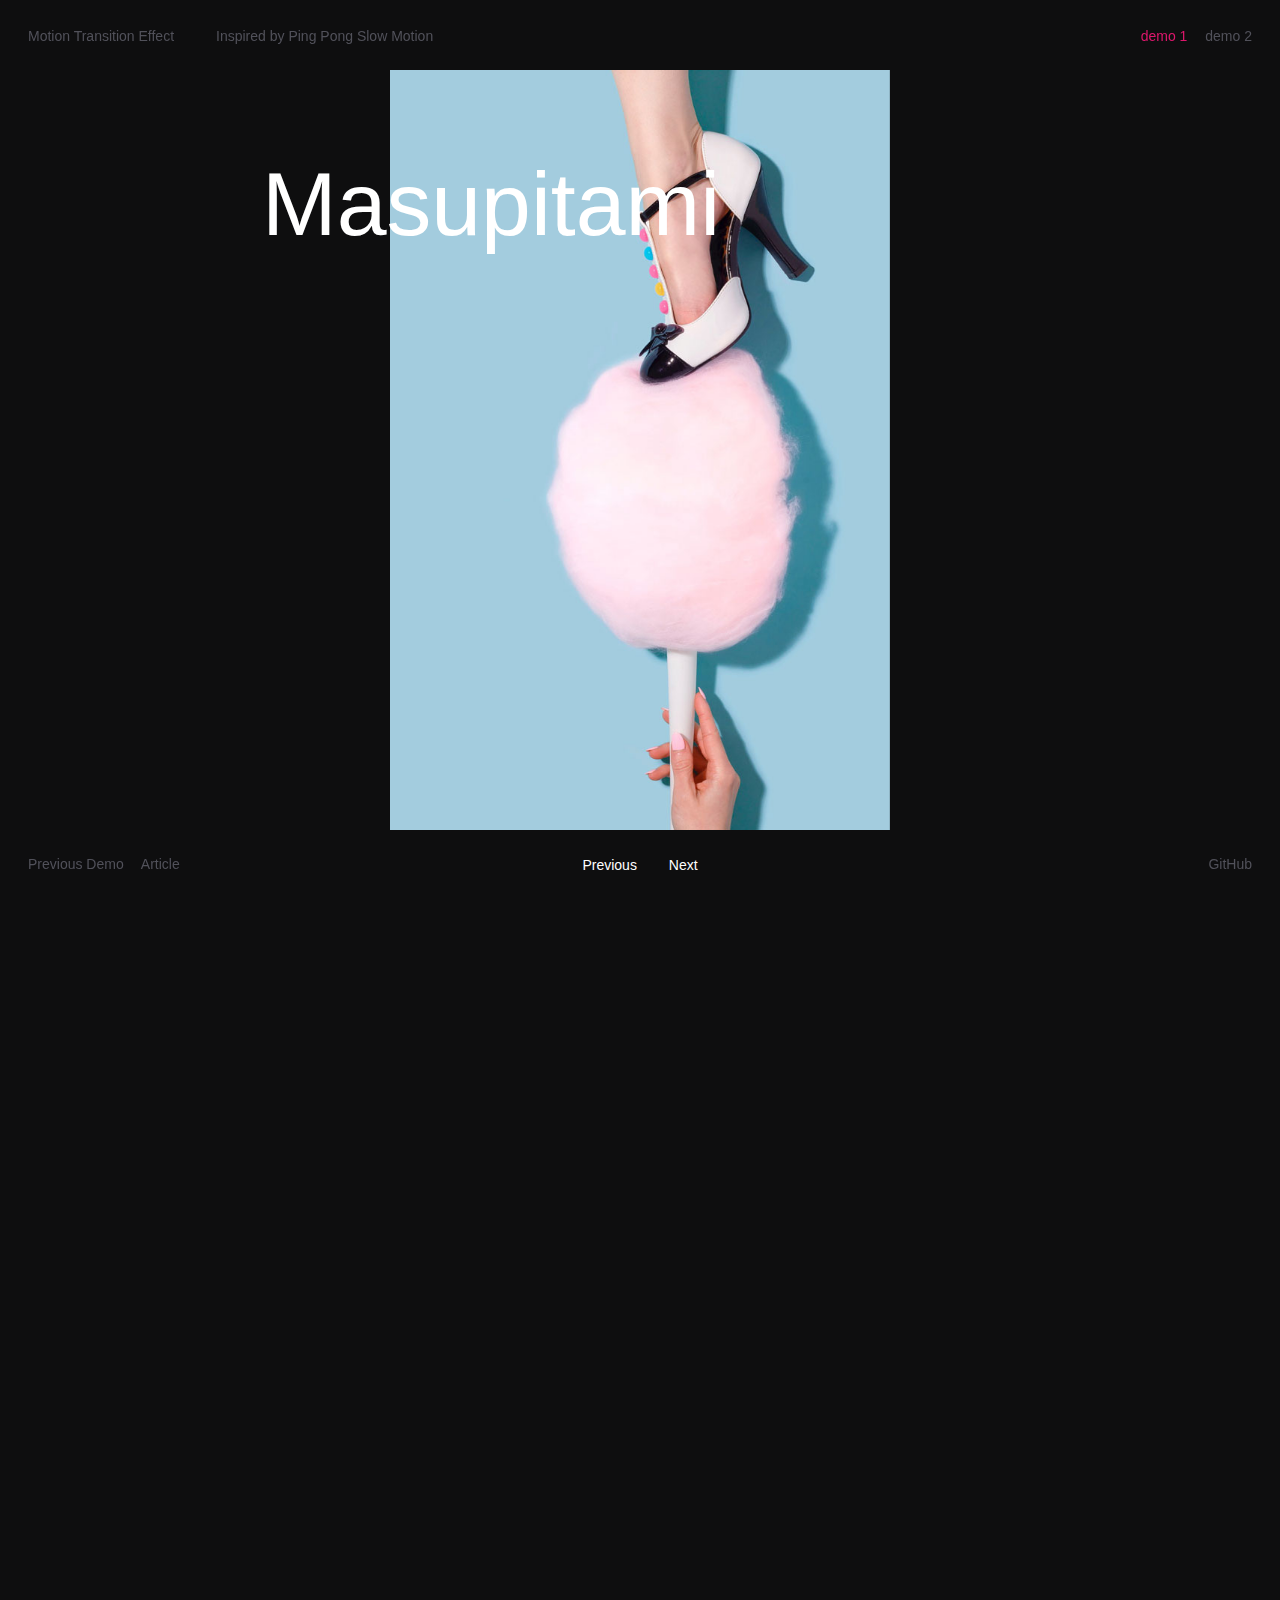
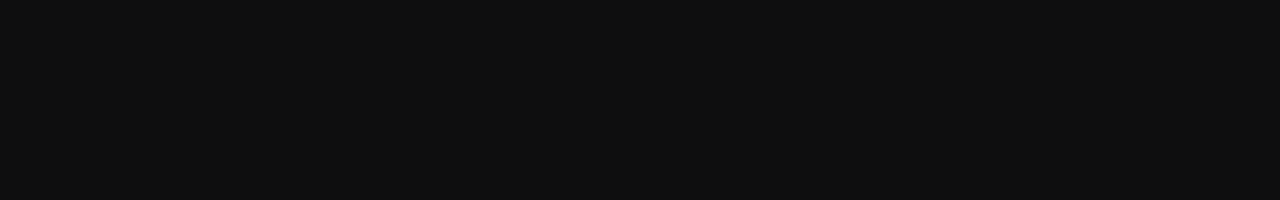
<file: index.html>
<!DOCTYPE html>
<html lang="en" class="no-js">
	<head>
		<meta charset="UTF-8" />
		<meta name="viewport" content="width=device-width, initial-scale=1">
		<title>Motion Transition Effect | Demo 1 | Codrops</title>
		<meta name="description" content="A speedy motion transition effect for an image slideshow." />
		<meta name="keywords" content="transition, effect, motion, css, javascript, web development, demo" />
		<meta name="author" content="Codrops" />
		<link rel="shortcut icon" href="favicon.ico">
		<link rel="stylesheet" type="text/css" href="css/base.css" />
		<script>document.documentElement.className="js";var supportsCssVars=function(){var e,t=document.createElement("style");return t.innerHTML="root: { --tmp-var: bold; }",document.head.appendChild(t),e=!!(window.CSS&&window.CSS.supports&&window.CSS.supports("font-weight","var(--tmp-var)")),t.parentNode.removeChild(t),e};supportsCssVars()||alert("Please view this demo in a modern browser that supports CSS Variables.");</script>
	</head>
	<body class="loading demo-1">
		<main>
			<div class="frame">
				<div class="frame__title-wrap">
					<h1 class="frame__title">Motion Transition Effect</h1>
					<p class="frame__tagline">Inspired by <a href="https://dribbble.com/shots/4272534-Ping-Pong-Slow-Motion">Ping Pong Slow Motion</a></p>
				</div>
				<div class="frame__links">
					<a href="https://tympanus.net/Tutorials/InteractiveRepulsionEffect/">Previous Demo</a>
					<a href="https://tympanus.net/codrops/?p=36812">Article</a>
				</div>
				<a class="frame__github" href="https://github.com/codrops/MotionTransitionEffect/">GitHub</a>
				<div class="frame__demos">
					<a href="index.html" class="frame__demo frame__demo--current">demo 1</a>
					<a href="index2.html" class="frame__demo">demo 2</a>
				</div>
			</div>
			<div class="deco deco--bg"></div>
			<div class="deco deco--shape deco--shape-hor deco--shape-1"></div>
			<div class="deco deco--shape deco--shape-hor deco--shape-2"></div>
			<div class="slideshow">
				<div class="slide">
					<div class="slide__image" style="background-image:url(img/1.jpg)"></div>
					<h2 class="slide__title">Masupitami</h2>
				</div>
				<div class="slide">
					<div class="slide__image slide__image--hidden" style="background-image:url(img/2.jpg)"></div>
					<h2 class="slide__title slide__title--hidden">Waldorfian</h2>
				</div>
				<div class="slide">
					<div class="slide__image slide__image--hidden" style="background-image:url(img/3.jpg)"></div>
					<h2 class="slide__title slide__title--hidden">Hindsberg</h2>
				</div>
				<div class="slide">
					<div class="slide__image slide__image--hidden" style="background-image:url(img/4.jpg)"></div>
					<h2 class="slide__title slide__title--hidden">Kitschmas</h2>
				</div>
				<div class="slide">
					<div class="slide__image slide__image--hidden" style="background-image:url(img/5.jpg)"></div>
					<h2 class="slide__title slide__title--hidden">Friendlein</h2>
				</div>
				<nav class="nav">
					<button class="nav__button nav__button--previous">Previous</button>
					<button class="nav__button nav__button--next">Next</button>
				</nav>
			</div>
		</main>
		<script src="js/charming.min.js"></script>
		<script src="js/imagesloaded.pkgd.min.js"></script>
		<script src="js/TweenMax.min.js"></script>
		<script src="js/demo.js"></script>
	</body>
</html>
</file>
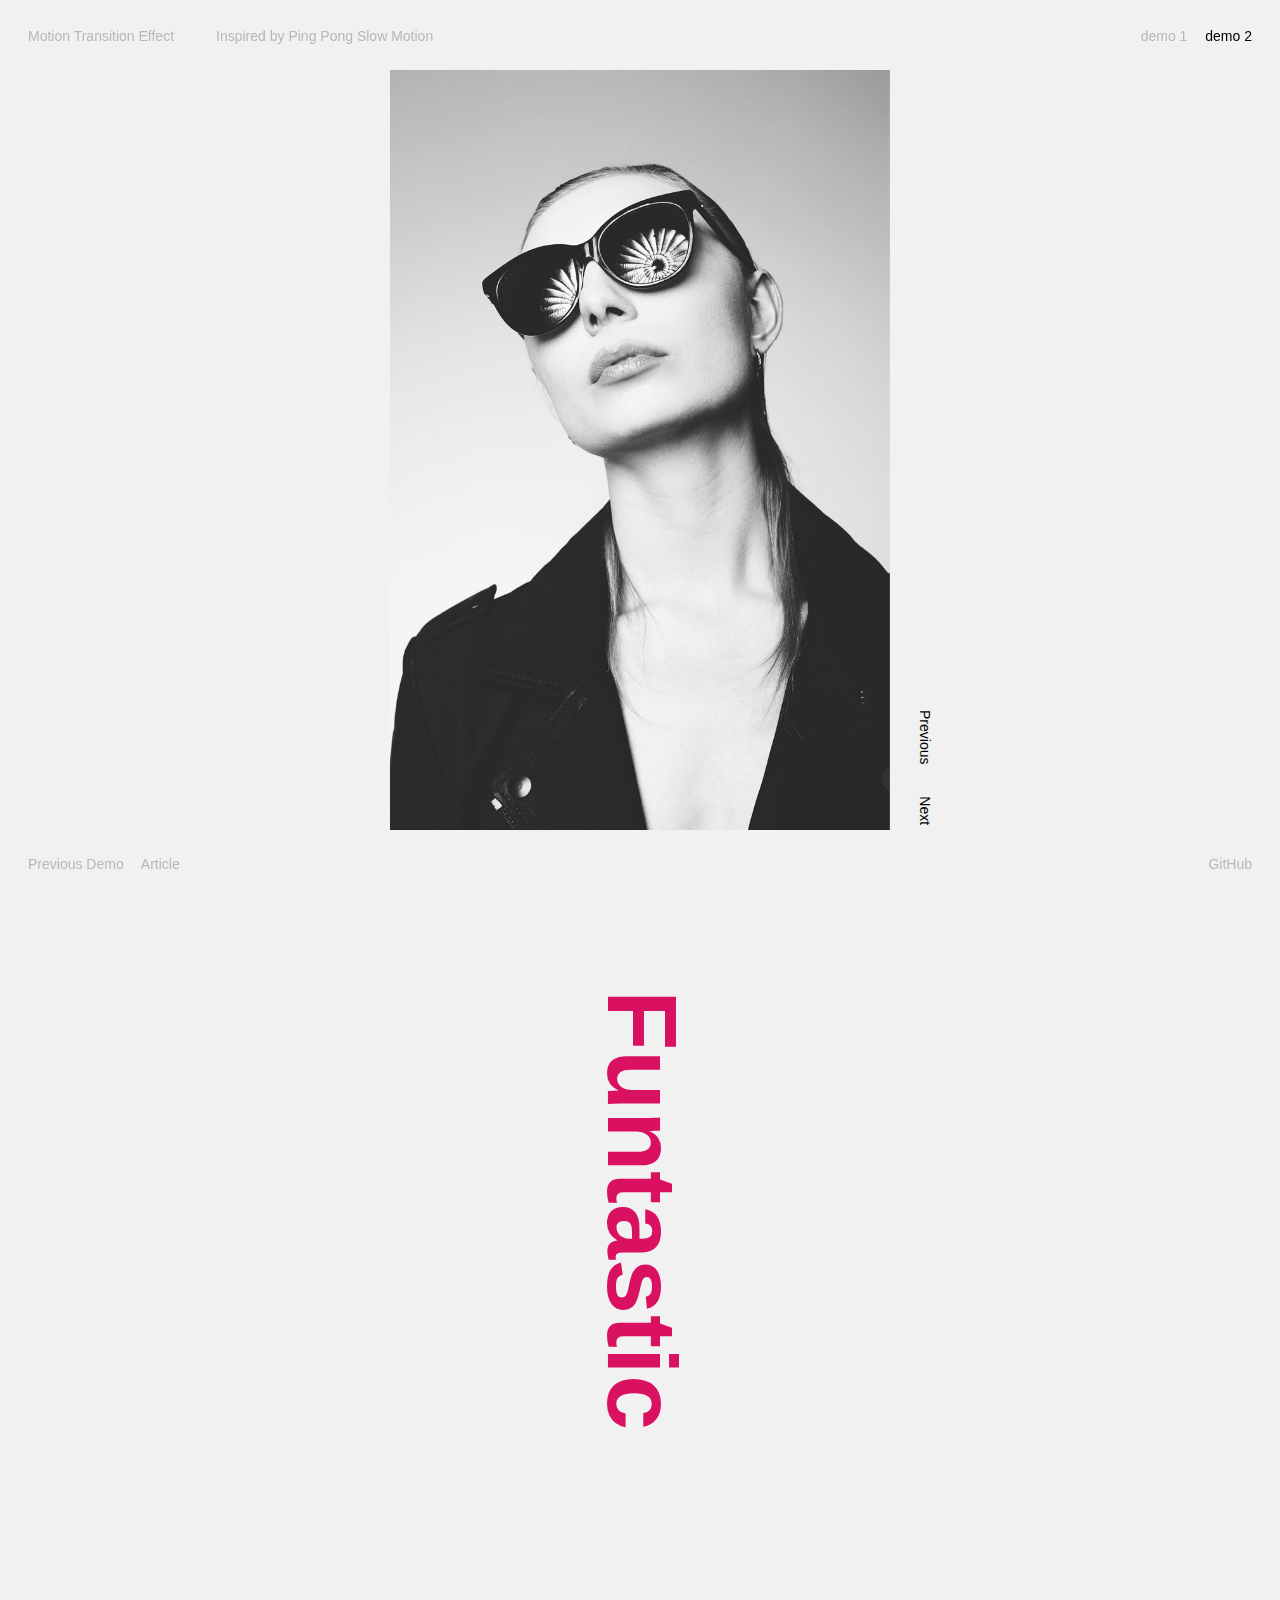
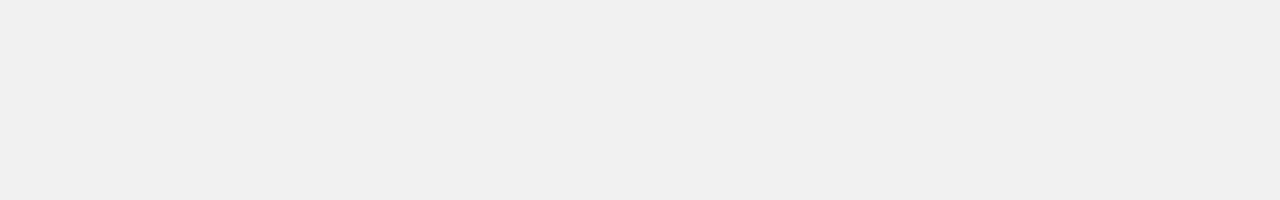
<file: index2.html>
<!DOCTYPE html>
<html lang="en" class="no-js">
	<head>
		<meta charset="UTF-8" />
		<meta name="viewport" content="width=device-width, initial-scale=1">
		<title>Motion Transition Effect | Demo 2 | Codrops</title>
		<meta name="description" content="A speedy motion transition effect for an image slideshow." />
		<meta name="keywords" content="transition, effect, motion, css, javascript, web development, demo" />
		<meta name="author" content="Codrops" />
		<link rel="shortcut icon" href="favicon.ico">
		<link rel="stylesheet" type="text/css" href="css/base.css" />
		<script>document.documentElement.className="js";var supportsCssVars=function(){var e,t=document.createElement("style");return t.innerHTML="root: { --tmp-var: bold; }",document.head.appendChild(t),e=!!(window.CSS&&window.CSS.supports&&window.CSS.supports("font-weight","var(--tmp-var)")),t.parentNode.removeChild(t),e};supportsCssVars()||alert("Please view this demo in a modern browser that supports CSS Variables.");</script>
	</head>
	<body class="loading demo-2">
		<main>
			<div class="frame">
				<div class="frame__title-wrap">
					<h1 class="frame__title">Motion Transition Effect</h1>
					<p class="frame__tagline">Inspired by <a href="https://dribbble.com/shots/4272534-Ping-Pong-Slow-Motion">Ping Pong Slow Motion</a></p>
				</div>
				<div class="frame__links">
					<a href="https://tympanus.net/Tutorials/InteractiveRepulsionEffect/">Previous Demo</a>
					<a href="https://tympanus.net/codrops/?p=36812">Article</a>
				</div>
				<a class="frame__github" href="https://github.com/codrops/MotionTransitionEffect/">GitHub</a>
				<div class="frame__demos">
					<a href="index.html" class="frame__demo">demo 1</a>
					<a href="index2.html" class="frame__demo frame__demo--current">demo 2</a>
				</div>
			</div>
			<div class="deco deco--bg deco--bg-vert"></div>
			<div class="deco deco--shape deco--shape-ver deco--shape-1"></div>
			<div class="deco deco--shape deco--shape-ver deco--shape-2"></div>
			<div class="slideshow">
				<div class="slide">
					<div class="slide__image" style="background-image:url(img/6.jpg)"></div>
					<h2 class="slide__title">Funtastic</h2>
				</div>
				<div class="slide">
					<div class="slide__image slide__image--hidden" style="background-image:url(img/7.jpg)"></div>
					<h2 class="slide__title slide__title--hidden">Peacer</h2>
				</div>
				<div class="slide">
					<div class="slide__image slide__image--hidden" style="background-image:url(img/8.jpg)"></div>
					<h2 class="slide__title slide__title--hidden">Copperlo</h2>
				</div>
				<div class="slide">
					<div class="slide__image slide__image--hidden" style="background-image:url(img/9.jpg)"></div>
					<h2 class="slide__title slide__title--hidden">Moose</h2>
				</div>
				<div class="slide">
					<div class="slide__image slide__image--hidden" style="background-image:url(img/10.jpg)"></div>
					<h2 class="slide__title slide__title--hidden">Paradise</h2>
				</div>
				<nav class="nav">
					<button class="nav__button nav__button--previous">Previous</button>
					<button class="nav__button nav__button--next">Next</button>
				</nav>
			</div>
		</main>
		<script src="js/charming.min.js"></script>
		<script src="js/imagesloaded.pkgd.min.js"></script>
		<script src="js/TweenMax.min.js"></script>
		<script src="js/demo2.js"></script>
	</body>
</html>
</file>
<file: css/base.css>
article,aside,details,figcaption,figure,footer,header,hgroup,main,nav,section,summary{display:block;}audio,canvas,video{display:inline-block;}audio:not([controls]){display:none;height:0;}[hidden]{display:none;}html{font-family:sans-serif;-ms-text-size-adjust:100%;-webkit-text-size-adjust:100%;}body{margin:0;}a:focus{outline:thin dotted;}a:active,a:hover{outline:0;}h1{font-size:2em;margin:0.67em 0;}abbr[title]{border-bottom:1px dotted;}b,strong{font-weight:bold;}dfn{font-style:italic;}hr{-moz-box-sizing:content-box;box-sizing:content-box;height:0;}mark{background:#ff0;color:#000;}code,kbd,pre,samp{font-family:monospace,serif;font-size:1em;}pre{white-space:pre-wrap;}q{quotes:"\201C" "\201D" "\2018" "\2019";}small{font-size:80%;}sub,sup{font-size:75%;line-height:0;position:relative;vertical-align:baseline;}sup{top:-0.5em;}sub{bottom:-0.25em;}img{border:0;}svg:not(:root){overflow:hidden;}figure{margin:0;}fieldset{border:1px solid #c0c0c0;margin:0 2px;padding:0.35em 0.625em 0.75em;}legend{border:0;padding:0;}button,input,select,textarea{font-family:inherit;font-size:100%;margin:0;}button,input{line-height:normal;}button,select{text-transform:none;}button,html input[type="button"],input[type="reset"],input[type="submit"]{-webkit-appearance:button;cursor:pointer;}button[disabled],html input[disabled]{cursor:default;}input[type="checkbox"],input[type="radio"]{box-sizing:border-box;padding:0;}input[type="search"]{-webkit-appearance:textfield;-moz-box-sizing:content-box;-webkit-box-sizing:content-box;box-sizing:content-box;}input[type="search"]::-webkit-search-cancel-button,input[type="search"]::-webkit-search-decoration{-webkit-appearance:none;}button::-moz-focus-inner,input::-moz-focus-inner{border:0;padding:0;}textarea{overflow:auto;vertical-align:top;}table{border-collapse:collapse;border-spacing:0;}
*,
*::after,
*::before {
	box-sizing: border-box;
}

:root {
	font-size: 14px;
}

body {
	--color-text: #51515a;
	--color-bg: #0e0e0f;
	--color-link: #51515a;
	--color-link-hover: #dd176c;
	--color-nav: #fff;
	--color-title: #fff;
	--color-shape: #1b1b1c;
	color: #fff;
	color: var(--color-text);
	background-color: #121212;
	background-color: var(--color-bg);
	font-family: Futura, "futura-pt", Arial, sans-serif;
	-webkit-font-smoothing: antialiased;
	-moz-osx-font-smoothing: grayscale;
	overflow: hidden;
}

.demo-2 {
	--color-text: #b7b7b7;
	--color-bg: #f1f1f1;
	--color-link: #b7b7b7;
	--color-link-hover: #000;
	--color-nav: #000;
	--color-title: #da1061;
	--color-shape: #e4e4e4;
}

a {
	text-decoration: none;
	color: var(--color-link);
	outline: none;
}

a:hover,
a:focus {
	color: var(--color-link-hover);
	outline: none;
}

/* Page Loader */
.js .loading::before {
	content: '';
	position: fixed;
	z-index: 100000;
	top: 0;
	left: 0;
	width: 100%;
	height: 100%;
	background: var(--color-bg);
}

.js .loading::after {
	content: '';
	position: fixed;
	z-index: 100000;
	top: 50%;
	left: 50%;
	width: 60px;
	height: 60px;
	margin: -30px 0 0 -30px;
	pointer-events: none;
	border-radius: 50%;
	opacity: 0.4;
	background: var(--color-link);
	animation: loaderAnim 0.7s linear infinite alternate forwards;
}

@keyframes loaderAnim {
	to {
		opacity: 1;
		transform: scale3d(0.5,0.5,1);
	}
}

.frame {
	padding: 3rem 5vw;
	text-align: center;
	position: relative;
	z-index: 1000;
}

.frame__title {
	font-size: 1rem;
	margin: 0 0 1rem;
	font-weight: normal;
}

.frame__github {
	margin: 0 0 0 1rem;
}

.frame__links {
	display: inline;
}

.frame__links a:not(:last-child),
.frame__demos a:not(:last-child)  {
	margin-right: 1rem;
}

.frame__demo--current,
.frame__demo--current:hover {
	color: var(--color-link-hover);
}

.slideshow {
	height: 500px;
	display: grid;
	grid-template-rows: calc(500px - 10rem) 5rem;
	grid-template-columns: 100%;
	align-items: center;
	justify-items: center;
}

.slide {
	position: relative;
	min-width: 250px;
	max-width: 500px;
	width: 50vw;
	height: 100%;
	opacity: 0;
	pointer-events: none;
	grid-area: 1 / 1 / 2 / 2;
}

.demo-2 .slide {
	grid-area: 1 / 1 / 2 / 2;
}

.slide--current {
	opacity: 1;
	pointer-events: auto;
}

.slide__image {
	position: relative;
	width: 100%;
	height: 100%;
	background-size: cover;
}

.slide__image--hidden {
	opacity: 0;
	pointer-events: none;
}

.slide__title {
	margin: 0;
	position: absolute;
	line-height: 1;
	color: var(--color-title);
}

.demo-1 .slide__title {
	font-weight: normal;
	top: 10vh;
	left: 1rem;
	font-size: 7vw;
}

.demo-2 .slide__title {
	-webkit-writing-mode: vertical-rl;
	writing-mode: vertical-rl;
	left: calc(50% - 5.25vh);
	font-size: 7vh;
	height: 100%;
	text-align: center;
}

.slide__title span {
	display: inline-block;
	white-space: pre;
}

.slide__title--hidden {
	opacity: 0;
	pointer-events: none;
}

.nav {
	position: relative;
	grid-area: 2 / 1 / 3 / 2;
}

.nav__button {
	border: 0;
	background: none;
	margin: 0 1rem;
	padding: 0;
	display: inline-block;
	color: var(--color-nav);
}

.nav__button:focus {
	outline: none;
}

.deco {
	position: absolute;
}

.deco--bg {
	overflow: hidden;
	opacity: 0;
	background-image: url(../img/noise1.png);
	position: absolute;
	height: 300%;
	width: 300%;
	left: -100%;
	top: -100%;
	animation-name: grained;
	animation-iteration-count: infinite;
	animation-duration: 0.5s;
	animation-timing-function: steps(20, end);
	transition: opacity 0.3s;
}

.deco--bg-vert {
	background-image: url(../img/noise2.png);
}

@keyframes grained {
	0% { transform: translate(-10%, 10%); }
	10% { transform: translate(-25%, 0%); }
	20% { transform: translate(-30%, 10%); }
	30% { transform: translate(-30%, 30%); }
	40% { transform: translate(0%,0%); }
	50% { transform: translate(-15%, 10%); }
	60% { transform: translate(-20%, 20%); }
	70% { transform: translate(-5%, 20%); }
	80% { transform: translate(-25%, 5%); }
	90% { transform: translate(-30%, 25%); }
	100% { transform: translate(-10%, 10%); }
}

.deco--shape {
	opacity: 0;
	background: var(--color-shape);
	transform-origin: 50% 50%;
	animation-iteration-count: infinite;
	animation-direction: alternate;
	animation-duration: 0.15s;
	animation-timing-function: linear;
}

.deco--shape-hor {
	left: 0;
	width: 100vw;
	transform: scale3d(1,0.2,1);
	animation-name: vibrateHorizontal;
}

.deco--shape-ver {
	top: 0;
	height: 100vw;
	transform: scale3d(0.2,1,1);
	animation-name: vibrateVertical;
}

.deco--shape-1 {
	animation-delay: 0.05s;
}

@keyframes vibrateHorizontal {
	0% { transform: scale3d(1,0.2,1); }
	100% { transform: scale3d(1,1,1); }
}

@keyframes vibrateVertical {
	0% { transform: scale3d(0.2,1,1); }
	100% { transform: scale3d(1,1,1); }
}

.deco--shape-hor.deco--shape-1 {
	bottom: 40vh;
	height: 10vh;
}

.deco--shape-hor.deco--shape-2 {
	bottom: 10vh;
	height: 20vh;
}

.deco--shape-ver.deco--shape-1 {
	width: 5vw;
	left: 15vw;
}

.deco--shape-ver.deco--shape-2 {
	width: 15vw;
	left: 25vw;
}

.show-deco .deco {
	opacity: 1;
}

@media screen and (min-width: 53em) {
	.message {
		display: none;
	}
	.frame {
		position: fixed;
		text-align: left;
		z-index: 10000;
		top: 0;
		left: 0;
		display: grid;
		align-content: space-between;
		width: 100%;
		max-width: none;
		height: 100vh;
		padding: 2rem;
		pointer-events: none;
		grid-template-columns: 75% 25%;
		grid-template-rows: auto auto auto;
		grid-template-areas: 'title demos'
							'... ...'
							'links github';
	}
	.frame__title-wrap {
		grid-area: title;
		display: flex;
	}
	.frame__title {
		margin: 0;
	}
	.frame__tagline {
		position: relative;
		margin: 0 0 0 2rem;
		padding: 0 0 0 1rem;
	}
	.frame__github {
		grid-area: github;
		justify-self: end;
		margin: 0;
	}
	.frame__demos {
		grid-area: demos;
		justify-self: end;
	}
	.frame__links {
		grid-area: links;
		padding: 0;
		justify-self: start;
	}
	.frame a {
		pointer-events: auto;
	}
	.slideshow {
		padding: 5rem 0 0 0;
		height: 100vh;
		justify-content: center;
		grid-template-rows: calc(100vh - 10rem) 5rem;
	}
	.demo-1 .slide__title {
		left: -10vw;
	}
	.demo-2 .slideshow {
		grid-template-columns: auto 0;
		grid-template-rows: calc(100vh - 10rem);
	}
	.demo-2 .nav {
		grid-area: 1 / 2 / 2 / 3;
		width: 12rem;
		align-self: end;
		transform: rotate(90deg) translateY(-2.5rem) translateX(-3rem);
	}
	.demo-2 .slide__title {
		font-size: 11vh;
	}
}
</file>
